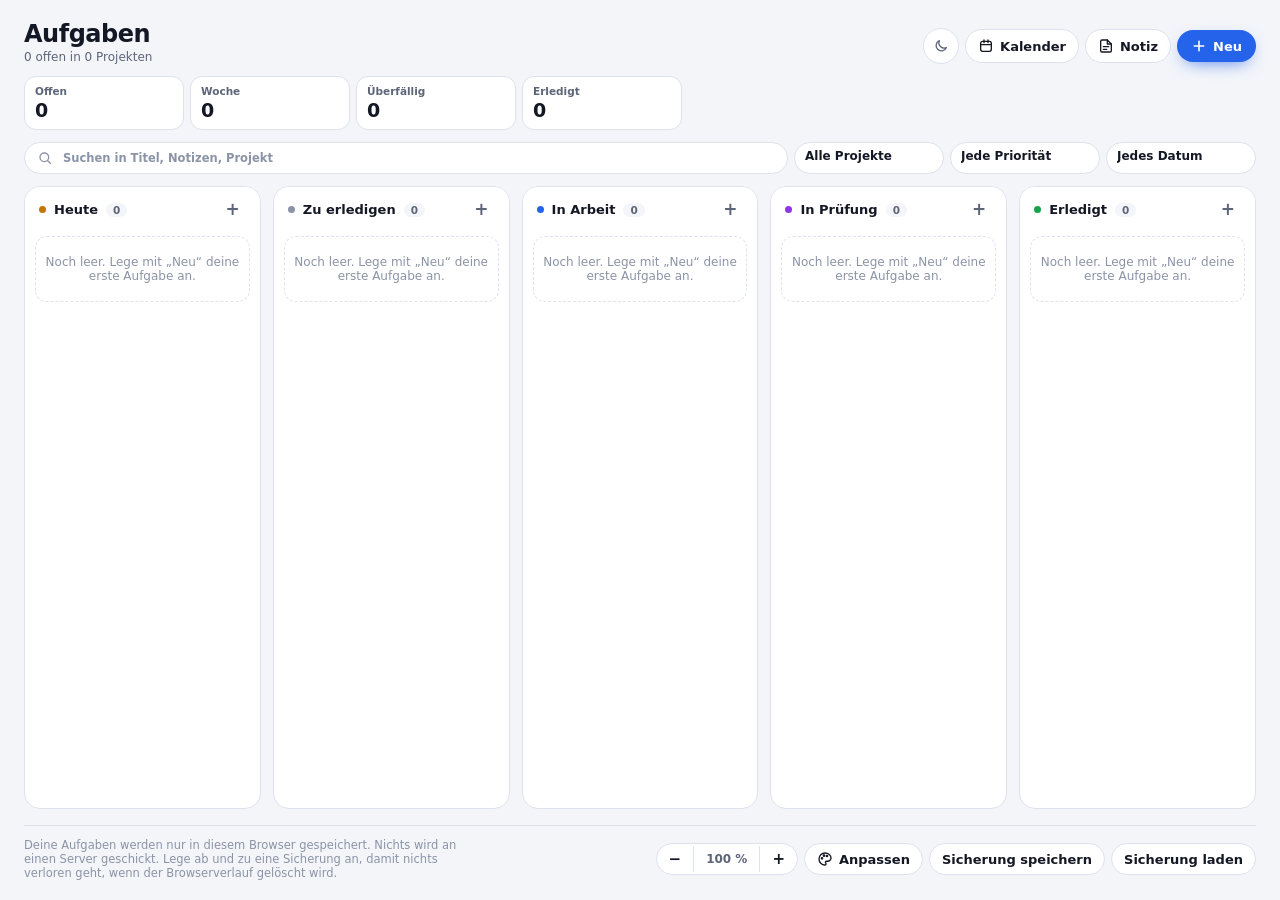
<file: docs/board/index.html>
<!doctype html>
<html lang="de">
<head>
<meta charset="utf-8">
<meta name="viewport" content="width=device-width,initial-scale=1">
<meta name="color-scheme" content="dark light">
<link rel="icon" href="[data-uri]">
<title>Aufgaben-Board</title>
<style>
/* Schmal (Handy): eine Spalte per Reiter. Ab 760px Breite alle Spalten nebeneinander. */
:root{
  --bg:#0d0f14; --panel:#14171f; --card:#1a1e28; --card-hi:#202533;
  --line:#262b38; --fg:#e9ecf3; --muted:#8a91a3; --faint:#5b6275;
  --accent:#3b82f6; --accent-ink:#fff;
  --urgent:#f0566a; --high:#f59e0b; --ok:#22c55e; --review:#a855f7;
  --font:ui-sans-serif,system-ui,-apple-system,"Segoe UI",Roboto,"Helvetica Neue",sans-serif;
  --mono:ui-monospace,SFMono-Regular,Menlo,Consolas,monospace;
  --r:12px;
  color-scheme:dark;
}
/* Hell oder dunkel folgt der Systemeinstellung */
@media (prefers-color-scheme: light){:root:not([data-theme="dark"]){
  --bg:#f3f5f9; --panel:#ffffff; --card:#ffffff; --card-hi:#f3f5fa;
  --line:#dde2ec; --fg:#141824; --muted:#5d6579; --faint:#8b93a6;
  --accent:#2563eb; --urgent:#dc2f45; --high:#c27406; --ok:#16a34a; --review:#9333ea;
  color-scheme:light}}
:root[data-theme="light"]{
  --bg:#f3f5f9; --panel:#ffffff; --card:#ffffff; --card-hi:#f3f5fa;
  --line:#dde2ec; --fg:#141824; --muted:#5d6579; --faint:#8b93a6;
  --accent:#2563eb; --urgent:#dc2f45; --high:#c27406; --ok:#16a34a; --review:#9333ea;
  color-scheme:light}

*{box-sizing:border-box}
html,body{margin:0;min-height:100%}
body{background:var(--bg);color:var(--fg);font-family:var(--font);font-size:13px;-webkit-font-smoothing:antialiased}
button,input,select{font:inherit;color:inherit}
button{cursor:pointer}
[hidden]{display:none!important}
:focus-visible{outline:2px solid var(--accent);outline-offset:2px}
svg{width:16px;height:16px;flex:none}

.app{display:flex;flex-direction:column;gap:12px;padding:14px 12px 20px}
.head{display:flex;align-items:flex-end;justify-content:space-between;gap:10px}
h1{margin:0;font-size:24px;font-weight:800;letter-spacing:-.02em}
.sub{color:var(--muted);margin-top:2px;font-size:12px}
.icon-btn{border:1px solid var(--line);background:var(--panel);color:var(--muted);width:36px;height:36px;border-radius:999px;display:grid;place-items:center}
.icon-btn:hover{color:var(--fg);background:var(--card-hi)}
.btn-primary{border:0;background:var(--accent);color:var(--accent-ink);font-weight:700;padding:8px 14px;border-radius:999px;display:flex;gap:6px;align-items:center;box-shadow:0 6px 18px -8px var(--accent)}
.btn{display:inline-flex;align-items:center;gap:6px;border:1px solid var(--line);background:var(--card);padding:7px 12px;border-radius:999px;font-weight:600;white-space:nowrap}
.btn:hover{background:var(--card-hi)}

.stats{display:grid;grid-template-columns:repeat(4,minmax(0,1fr));gap:6px}
.stat{background:var(--panel);border:1px solid var(--line);border-radius:var(--r);padding:8px 10px;min-width:0}
.stat span{display:block;color:var(--muted);font-size:10.5px;font-weight:600;white-space:nowrap;overflow:hidden;text-overflow:ellipsis}
.stat b{display:block;font-size:19px;font-weight:800;margin-top:2px;font-variant-numeric:tabular-nums}
.stat.warn b{color:var(--urgent)}

.filters{display:flex;flex-wrap:wrap;gap:6px}
.search{flex:1 1 100%;display:flex;align-items:center;gap:8px;padding:7px 12px;color:var(--faint);background:var(--panel);border:1px solid var(--line);border-radius:999px}
.search input{flex:1;min-width:0;border:0;background:none;outline:none;color:var(--fg)}
.search input::placeholder{color:var(--faint)}
.chip{flex:1 1 0;min-width:0;border:1px solid var(--line);background:var(--panel);border-radius:999px;padding:5px 10px}
.chip select{appearance:none;-webkit-appearance:none;border:0;background:none;font-weight:600;font-size:12px;width:100%;cursor:pointer;outline:none}
.chip select option{background:var(--card);color:var(--fg)}
.chip.on{border-color:var(--accent);color:var(--accent)}

.tabs{display:grid;grid-template-columns:repeat(5,minmax(0,1fr));gap:2px;background:var(--panel);border:1px solid var(--line);border-radius:999px;padding:3px}
.tabs button{border:0;background:none;border-radius:999px;padding:6px 2px;font-weight:700;font-size:11.5px;color:var(--muted);display:flex;align-items:center;justify-content:center;gap:4px;min-width:0}
.tabs button span.lbl{white-space:nowrap;overflow:hidden;text-overflow:ellipsis}
.tabs button.on{background:var(--card-hi);color:var(--fg)}
.dot{width:7px;height:7px;border-radius:50%;background:var(--c);flex:none}
.count{font-size:10.5px;color:var(--muted);background:var(--card-hi);border-radius:999px;padding:1px 7px;font-variant-numeric:tabular-nums}
.tabs .count{background:none;padding:0}

.board{display:grid;gap:12px}
.col{display:flex;flex-direction:column;gap:8px}
.col:not(.active){display:none}
.col-h{display:none;align-items:center;gap:8px;padding:2px 4px;font-weight:700}
.col-h .add{margin-left:auto;border:0;background:none;color:var(--muted);font-size:17px;line-height:1;padding:2px 6px;border-radius:6px}
.empty{color:var(--faint);font-size:12px;text-align:center;padding:18px 8px;border:1px dashed var(--line);border-radius:var(--r)}
.col-foot{display:flex;justify-content:center}
.col-foot button{border:0;background:none;color:var(--muted);font-size:12px;text-decoration:underline;text-underline-offset:3px}

.card{background:var(--card);border:1px solid var(--line);border-radius:var(--r);padding:11px;display:flex;flex-direction:column;gap:9px;cursor:pointer}
.card:hover{background:var(--card-hi)}
.card.dragging{opacity:.4}
.tags{display:flex;gap:5px;flex-wrap:wrap}
.tag{display:inline-flex;align-items:center;gap:5px;font-size:10.5px;font-weight:700;padding:3px 8px;border-radius:999px;background:color-mix(in srgb,var(--c) 16%,transparent);color:color-mix(in srgb,var(--c) 70%,var(--fg));max-width:160px;white-space:nowrap;overflow:hidden;text-overflow:ellipsis}
.tag.urgent{--c:var(--urgent)} .tag.high{--c:var(--high)}
.tag svg{width:10px;height:10px}
.title{font-weight:700;font-size:13.5px;line-height:1.35;display:flex;gap:8px}
.card.done .title{color:var(--muted)}
.notes-prev{font-size:12px;line-height:1.4;color:var(--muted);display:-webkit-box;-webkit-line-clamp:2;-webkit-box-orient:vertical;overflow:hidden;white-space:pre-line;margin-top:-3px}
.check{flex:none;width:17px;height:17px;border-radius:50%;background:var(--accent);display:grid;place-items:center;margin-top:1px}
.check svg{width:10px;height:10px;color:#fff}
.prog{display:flex;align-items:center;gap:8px;font-size:10.5px;color:var(--muted);font-family:var(--mono)}
.bar{flex:1;height:4px;border-radius:4px;background:var(--line);overflow:hidden}
.bar i{display:block;height:100%;background:var(--c);border-radius:4px}
.meta{display:flex;align-items:center;gap:10px;font-size:11.5px;color:var(--muted)}
.meta > span{display:flex;gap:4px;align-items:center}
.meta svg{width:12px;height:12px}
.meta .today{color:var(--accent);font-weight:700}
.meta .late{color:var(--urgent);font-weight:700}
.meta .right{margin-left:auto;display:flex;gap:6px;align-items:center}
.mini{border:1px solid var(--line);background:none;border-radius:999px;height:24px;min-width:24px;padding:0 6px;display:grid;place-items:center;color:var(--muted)}
.mini:hover{color:var(--fg);background:var(--card-hi)}
.mini svg{width:13px;height:13px}
.avatar{width:22px;height:22px;border-radius:50%;display:grid;place-items:center;font-size:9.5px;font-weight:800;color:#fff;background:var(--c)}

.note{font-size:11.5px;color:var(--faint);margin:0}

dialog{border:1px solid var(--line);background:var(--panel);color:var(--fg);border-radius:16px;padding:0;width:calc(100vw - 24px);max-width:460px}
dialog::backdrop{background:rgba(5,7,12,.6)}
.form{display:grid;gap:10px;padding:16px}
.form h2{margin:0 0 2px;font-size:17px}
.row2{display:grid;grid-template-columns:1fr 1fr;gap:8px}
label{display:grid;gap:4px;font-size:11.5px;font-weight:600;color:var(--muted)}
.form input,.form select,.form textarea{background:var(--card);border:1px solid var(--line);border-radius:9px;padding:8px 9px;width:100%;min-width:0}
.form textarea{font:inherit;font-weight:400;color:var(--fg);resize:vertical;min-height:96px;line-height:1.45}
dialog{max-height:calc(100vh - 24px);overflow-y:auto}
fieldset{border:0;margin:0;padding:0;display:grid;gap:8px;min-width:0}
legend{font-size:11.5px;font-weight:700;color:var(--muted);padding:0;margin-bottom:8px;text-transform:uppercase;letter-spacing:.06em}
#fontList{display:grid;gap:6px}
.font-opt{display:flex;align-items:center;gap:10px;border:1px solid var(--line);background:var(--card);border-radius:10px;padding:9px 12px;cursor:pointer;color:var(--fg);font-size:15px;font-weight:500}
.font-opt small{margin-left:auto;font-family:var(--ui-font);font-size:11px;color:var(--muted);font-weight:600}
.font-opt input{accent-color:var(--accent);margin:0;width:auto;flex:none}
.font-opt:has(input:checked){border-color:var(--accent);background:color-mix(in srgb,var(--accent) 10%,var(--card))}
.seg2{display:grid;grid-template-columns:1fr 1fr;background:var(--card);border:1px solid var(--line);border-radius:999px;padding:3px;gap:3px}
.seg2 button{border:0;background:none;border-radius:999px;padding:7px;font-weight:700;font-size:12px;color:var(--muted)}
.seg2 button.on{background:var(--card-hi);color:var(--fg);box-shadow:0 0 0 1px var(--line)}
.picker{display:flex;gap:16px;align-items:center;flex-wrap:wrap}
#wheel{width:180px;height:180px;max-width:100%;border-radius:50%;cursor:crosshair;touch-action:none;flex:none}
.picker-side{flex:1;min-width:150px;display:grid;gap:10px}
.picker-side input[type=range]{width:100%;accent-color:var(--accent);padding:0}
.swatch-row{display:flex;gap:8px;align-items:center}
.swatch{width:34px;height:34px;border-radius:9px;border:1px solid var(--line);flex:none}
#hex{font-family:var(--mono);text-transform:uppercase}
.hint{margin:0;font-size:11.5px;color:var(--muted)}
.pair{display:flex;gap:6px}
.form-actions{display:flex;gap:6px;justify-content:flex-end;margin-top:2px;flex-wrap:wrap}
.btn.danger{color:var(--urgent);margin-right:auto}
.btn.danger.armed{background:var(--urgent);color:#fff;border-color:var(--urgent)}

/* Breit (z. B. im Browser geöffnet oder Seitenleiste aufgezogen): klassisches Kanban */
@media (max-width:420px){.tabs .dot{display:none}.tabs button{font-size:11px}}
@media (min-width:760px){
  .app{padding:20px 24px}
  .stats{grid-template-columns:repeat(4,minmax(0,160px))}
  .search{flex:1 1 220px}
  .chip{flex:0 0 auto;min-width:150px}
  .tabs{display:none}
  .board{grid-auto-flow:column;grid-auto-columns:minmax(210px,1fr);align-items:start;overflow-x:auto}
  .col,.col:not(.active){display:flex;background:var(--panel);border:1px solid var(--line);border-radius:16px;padding:10px;min-height:150px}
  .col.drop{border-color:var(--accent)}
  .col-h{display:flex}
}
@media (prefers-reduced-motion:reduce){*{transition:none!important}}
.head-actions{display:flex;gap:6px;align-items:center}
#notesBtn{padding:8px 12px}
#notesBtn .count{background:var(--card-hi)}
dialog.wide{max-width:720px}
dialog.xl{max-width:1180px}
#calBtn{padding:8px 12px}
.cal-head{display:flex;align-items:center;justify-content:space-between;gap:10px;flex-wrap:wrap}
.cal-nav{display:flex;align-items:center;gap:6px}
.cal-nav h2{margin:0 0 0 6px;font-size:20px}
.cal-grid{display:grid;grid-template-columns:repeat(7,minmax(0,1fr));border-top:1px solid var(--line);border-left:1px solid var(--line);border-radius:10px;overflow:hidden}
.cal-wd{font-size:11px;font-weight:700;color:var(--muted);padding:6px 8px;border-right:1px solid var(--line);border-bottom:1px solid var(--line);background:var(--card)}
.cal-cell{min-height:104px;border-right:1px solid var(--line);border-bottom:1px solid var(--line);padding:4px;display:flex;flex-direction:column;gap:3px;min-width:0;cursor:pointer;background:var(--panel)}
.cal-cell:hover{background:var(--card-hi)}
.cal-cell.weekend{background:color-mix(in srgb,var(--card) 60%,var(--panel))}
.cal-cell.other .cal-num{color:var(--faint)}
.cal-cell.sel{box-shadow:inset 0 0 0 2px var(--accent)}
.cal-num{font-size:12px;font-weight:700;padding:2px 4px;align-self:flex-start;border-radius:999px;font-variant-numeric:tabular-nums}
.cal-cell.today .cal-num{background:var(--accent);color:var(--accent-ink);min-width:22px;text-align:center}
.cal-ev{display:block;width:100%;text-align:left;border:0;border-left:3px solid var(--c);background:color-mix(in srgb,var(--c) 16%,transparent);color:var(--fg);font-size:11.5px;font-weight:600;padding:2px 6px;border-radius:4px;white-space:nowrap;overflow:hidden;text-overflow:ellipsis}
.cal-ev:hover{background:color-mix(in srgb,var(--c) 28%,transparent)}
.cal-ev.done{text-decoration:line-through;color:var(--muted)}
.cal-ev.late{border-left-color:var(--urgent)}
.cal-more{font-size:11px;color:var(--muted);padding:0 6px;border:0;background:none;text-align:left}
.cal-dots{display:none;gap:3px;flex-wrap:wrap;padding:0 4px}
.cal-dots i{width:6px;height:6px;border-radius:50%;background:var(--c)}
.cal-day{display:none}
.cal-day h3{margin:4px 0 8px;font-size:14px}
.cal-day ul{list-style:none;margin:0;padding:0;display:grid;gap:6px}
.cal-day .cal-ev{font-size:13px;padding:8px 10px;border-radius:8px}
@media (max-width:620px){
  #calBtn span{display:none}
  .cal-mon{display:none}
  .cal-cell{min-height:52px;padding:3px}
  .cal-ev,.cal-more{display:none}
  .cal-dots{display:flex}
  .cal-day{display:block}
  .cal-day .cal-ev{display:block}
  .cal-nav h2{font-size:16px}
}
.notes-head{display:flex;align-items:center;justify-content:space-between;gap:8px}
.notes-head h2{margin:0}
.notes-layout{display:grid;grid-template-columns:200px minmax(0,1fr);gap:10px;min-height:300px}
.note-list{list-style:none;margin:0;padding:0;display:flex;flex-direction:column;gap:4px;overflow-y:auto;max-height:360px}
.note-list button{width:100%;text-align:left;border:1px solid transparent;background:none;border-radius:9px;padding:8px 10px;display:grid;gap:2px;color:var(--fg)}
.note-list button:hover{background:var(--card-hi)}
.note-list button.on{background:var(--card);border-color:var(--accent)}
.note-list b{font-size:13px;white-space:nowrap;overflow:hidden;text-overflow:ellipsis}
.note-list small{font-size:11px;color:var(--muted)}
.note-list .empty{border:1px dashed var(--line);padding:14px 10px;text-align:center}
.note-editor{display:flex;flex-direction:column;gap:6px;min-width:0}
.note-editor textarea{flex:1;min-height:280px;resize:vertical;background:var(--card);border:1px solid var(--line);border-radius:10px;padding:12px;font:inherit;font-size:14px;line-height:1.5;color:var(--fg);width:100%}
.note-status{font-size:11.5px;color:var(--muted);min-height:1em}
.note-status.dirty{color:var(--high)}
@media (max-width:620px){
  #notesBtn span:not(.count){display:none}
  .notes-layout{grid-template-columns:1fr}
  .note-list{max-height:150px}
  .note-editor textarea{min-height:200px}
}
.foot{display:flex;flex-wrap:wrap;gap:6px;align-items:center;justify-content:space-between;border-top:1px solid var(--line);padding-top:12px;margin-top:4px}
.foot .btns{display:flex;gap:6px;flex-wrap:wrap}
.zoom{display:flex;align-items:center;border:1px solid var(--line);background:var(--card);border-radius:999px;overflow:hidden}
.zoom button{border:0;background:none;padding:7px 12px;font-weight:700;font-size:15px;line-height:1;color:var(--fg)}
.zoom button:hover{background:var(--card-hi)}
.zoom button:disabled{color:var(--faint);cursor:default;background:none}
#zoomReset{font-size:12px;font-weight:600;color:var(--muted);min-width:56px;font-variant-numeric:tabular-nums;border-inline:1px solid var(--line)}
.privacy{font-size:11.5px;color:var(--faint);margin:0;max-width:60ch}
@media (min-width:760px){
  .app{max-width:1400px;margin:0 auto}
  /* Ganze Seite passt in das Fenster, gescrollt wird nur innerhalb der Spalten.
     --z gleicht den Größenregler aus, der die Seite per zoom skaliert. */
  .app{height:calc(100vh / var(--z,1));height:calc(100dvh / var(--z,1));overflow:hidden}
  .app > *{flex-shrink:0}
  .app > .board{flex:1 1 auto;min-height:0;align-items:stretch;grid-template-rows:minmax(0,1fr)}
  .col,.col:not(.active){min-height:0;overflow-y:auto;overscroll-behavior:contain;scrollbar-width:thin;scrollbar-color:var(--line) transparent}
  .col > *{flex-shrink:0}
  .col-h{position:sticky;top:-10px;z-index:1;background:var(--panel);margin:-10px -10px 0;padding:12px 14px 8px}
  .note:empty{display:none}
}
</style>
</head>
<body>
<div class="app">
  <header class="head">
    <div>
      <h1>Aufgaben</h1>
      <div class="sub" id="subline">Lade Aufgaben …</div>
    </div>
    <div class="head-actions">
      <button class="icon-btn" id="themeBtn" aria-label="Hell oder dunkel umschalten"></button>
      <button class="btn" id="calBtn" aria-label="Kalender öffnen"><svg viewBox="0 0 24 24" fill="none" stroke="currentColor" stroke-width="2" stroke-linecap="round"><rect x="4" y="5" width="16" height="15" rx="3"/><path d="M4 10h16M9 3v4M15 3v4"/></svg><span>Kalender</span></button>
      <button class="btn" id="notesBtn" aria-label="Notizen öffnen"><svg viewBox="0 0 24 24" fill="none" stroke="currentColor" stroke-width="2" stroke-linecap="round" stroke-linejoin="round"><path d="M14 3H6a2 2 0 0 0-2 2v14a2 2 0 0 0 2 2h12a2 2 0 0 0 2-2V9z"/><path d="M14 3v6h6M8 13h8M8 17h5"/></svg><span>Notiz</span><span class="count" id="notesCount" hidden></span></button>
    <button class="btn-primary" id="newTask" aria-label="Neue Aufgabe"><svg viewBox="0 0 24 24" fill="none" stroke="currentColor" stroke-width="2.4" stroke-linecap="round"><path d="M12 5v14M5 12h14"/></svg><span>Neu</span></button>
    </div>
  </header>

  <section class="stats" aria-label="Kennzahlen">
    <div class="stat"><span>Offen</span><b id="sOpen">0</b></div>
    <div class="stat"><span title="Fällig diese Woche">Woche</span><b id="sWeek">0</b></div>
    <div class="stat" id="sLateBox"><span>Überfällig</span><b id="sLate">0</b></div>
    <div class="stat"><span title="Erledigt in den letzten 7 Tagen">Erledigt</span><b id="sDone">0</b></div>
  </section>

  <section class="filters" aria-label="Filter">
    <label class="search" for="fText"><svg viewBox="0 0 24 24" fill="none" stroke="currentColor" stroke-width="2" stroke-linecap="round"><circle cx="11" cy="11" r="6.5"/><path d="M20 20l-4-4"/></svg><input id="fText" type="search" placeholder="Suchen in Titel, Notizen, Projekt"></label>
    <div class="chip"><select id="fProject" aria-label="Projekt"><option value="">Alle Projekte</option></select></div>
    <div class="chip"><select id="fPrio" aria-label="Priorität"><option value="">Jede Priorität</option><option value="urgent">Dringend</option><option value="high">Hoch</option><option value="normal">Normal</option></select></div>
    <div class="chip"><select id="fDue" aria-label="Fälligkeit"><option value="">Jedes Datum</option><option value="today">Heute</option><option value="week">Diese Woche</option><option value="late">Überfällig</option></select></div>
  </section>

  <nav class="tabs" id="tabs" aria-label="Spalten"></nav>
  <section id="board" class="board" aria-label="Board"></section>
  <p class="note" id="note"></p>
  <footer class="foot">
    <p class="privacy">Deine Aufgaben werden nur in diesem Browser gespeichert. Nichts wird an einen Server geschickt. Lege ab und zu eine Sicherung an, damit nichts verloren geht, wenn der Browserverlauf gelöscht wird.</p>
    <div class="btns">
      <div class="zoom" role="group" aria-label="Größe">
        <button id="zoomOut" aria-label="Kleiner">−</button>
        <button id="zoomReset" title="Auf 100 % zurücksetzen">100 %</button>
        <button id="zoomIn" aria-label="Größer">+</button>
      </div>
      <button class="btn" id="customBtn"><svg viewBox="0 0 24 24" fill="none" stroke="currentColor" stroke-width="2" stroke-linecap="round" stroke-linejoin="round"><path d="M12 3a9 9 0 1 0 0 18c1.1 0 1.6-.8 1.6-1.6 0-.5-.2-.8-.5-1.2-.3-.3-.5-.7-.5-1.2 0-.9.7-1.6 1.6-1.6H16a5 5 0 0 0 5-5c0-4-4-7.4-9-7.4z"/><circle cx="7.5" cy="11" r="1"/><circle cx="10.5" cy="7" r="1"/><circle cx="15" cy="7.5" r="1"/></svg>Anpassen</button>
      <button class="btn" id="exportBtn">Sicherung speichern</button>
      <button class="btn" id="importBtn">Sicherung laden</button>
      <input type="file" id="importFile" accept="application/json,.json" hidden>
    </div>
  </footer>
</div>

<dialog id="calDlg" class="xl" aria-labelledby="calTitle">
  <div class="form">
    <div class="cal-head">
      <div class="cal-nav">
        <button type="button" class="btn" id="calToday">Heute</button>
        <button type="button" class="icon-btn" id="calPrev" aria-label="Vorheriger Monat"><svg viewBox="0 0 24 24" fill="none" stroke="currentColor" stroke-width="2.4" stroke-linecap="round" stroke-linejoin="round"><path d="M15 6l-6 6 6 6"/></svg></button>
        <button type="button" class="icon-btn" id="calNext" aria-label="Nächster Monat"><svg viewBox="0 0 24 24" fill="none" stroke="currentColor" stroke-width="2.4" stroke-linecap="round" stroke-linejoin="round"><path d="M9 6l6 6-6 6"/></svg></button>
        <h2 id="calTitle">Monat</h2>
      </div>
      <button type="button" class="btn" id="calClose">Schließen</button>
    </div>
    <div class="cal-wrap">
      <div class="cal-grid" id="calGrid"></div>
    </div>
    <div class="cal-day" id="calDay"></div>
    <p class="hint" id="calHint"></p>
  </div>
</dialog>

<dialog id="notesDlg" class="wide" aria-labelledby="notesTitle">
  <div class="form">
    <div class="notes-head">
      <h2 id="notesTitle">Notizen</h2>
      <button type="button" class="btn" id="noteNew"><svg viewBox="0 0 24 24" fill="none" stroke="currentColor" stroke-width="2.4" stroke-linecap="round"><path d="M12 5v14M5 12h14"/></svg>Neue Notiz</button>
    </div>
    <div class="notes-layout">
      <ul class="note-list" id="noteList" aria-label="Gespeicherte Notizen"></ul>
      <div class="note-editor">
        <textarea id="noteText" maxlength="10000" placeholder="Notiz schreiben … Die erste Zeile wird zur Überschrift." aria-label="Notiztext"></textarea>
        <div class="note-status" id="noteStatus"></div>
      </div>
    </div>
    <div class="form-actions">
      <button type="button" class="btn danger" id="noteDelete" hidden>Löschen</button>
      <button type="button" class="btn" id="noteToTask" title="Aus dieser Notiz eine Aufgabe machen"><svg viewBox="0 0 24 24" fill="none" stroke="currentColor" stroke-width="2" stroke-linecap="round" stroke-linejoin="round"><rect x="4" y="4" width="16" height="16" rx="4"/><path d="M8.5 12l2.5 2.5 4.5-5"/></svg>In Aufgabe umwandeln</button>
      <button type="button" class="btn" id="noteClose">Schließen</button>
      <button type="button" class="btn-primary" id="noteSave">Speichern</button>
    </div>
  </div>
</dialog>

<dialog id="custom" aria-labelledby="customTitle">
  <div class="form">
    <h2 id="customTitle">Anpassen</h2>
    <fieldset class="fonts">
      <legend>Schriftart</legend>
      <div id="fontList"></div>
    </fieldset>
    <fieldset>
      <legend>Farben</legend>
      <div class="seg2" role="tablist">
        <button type="button" data-target="fg" class="on">Schriftfarbe</button>
        <button type="button" data-target="line">Rand der Boxen</button>
      </div>
      <div class="picker">
        <canvas id="wheel" width="400" height="400" aria-label="Farbkreis: klicken oder ziehen, um eine Farbe zu wählen"></canvas>
        <div class="picker-side">
          <label>Helligkeit<input type="range" id="bright" min="0" max="100" value="100"></label>
          <div class="swatch-row"><span class="swatch" id="swatch"></span><input id="hex" maxlength="7" spellcheck="false" aria-label="Farbcode"></div>
          <button type="button" class="btn" id="colorReset">Standardfarbe</button>
        </div>
      </div>
      <p class="hint">Die Farben gelten für das <b id="themeName">dunkle</b> Design. Für das andere Design kannst du eigene Farben wählen.</p>
    </fieldset>
    <div class="form-actions">
      <button type="button" class="btn danger" id="customResetAll">Alles zurücksetzen</button>
      <button type="button" class="btn-primary" id="customDone">Fertig</button>
    </div>
  </div>
</dialog>

<dialog id="dlg">
  <form class="form" id="form" method="dialog">
    <h2 id="dlgTitle">Neue Aufgabe</h2>
    <label>Titel<input id="tTitle" required maxlength="140" placeholder="z. B. Angebot an Kunde schicken"></label>
    <label>Notizen<textarea id="tNotes" rows="5" maxlength="5000" placeholder="Details, Links, nächste Schritte …"></textarea></label>
    <div class="row2">
      <label>Projekt<input id="tProject" list="projList" maxlength="40" placeholder="z. B. Büro"></label>
      <label>Person (Kürzel)<input id="tWho" maxlength="3" placeholder="JA"></label>
    </div>
    <datalist id="projList"></datalist>
    <div class="row2">
      <label>Status<select id="tStatus"></select></label>
      <label>Priorität<select id="tPrio"><option value="normal">Normal</option><option value="high">Hoch</option><option value="urgent">Dringend</option></select></label>
    </div>
    <div class="row2">
      <label>Fällig am<input id="tDue" type="date"></label>
      <label>Teilschritte (erledigt / gesamt)
        <span class="pair"><input id="tSubDone" type="number" min="0" max="99" placeholder="0" aria-label="Erledigte Teilschritte"><input id="tSubTotal" type="number" min="0" max="99" placeholder="0" aria-label="Teilschritte gesamt"></span>
      </label>
    </div>
    <div class="form-actions">
      <button type="button" class="btn danger" id="tDelete" hidden>Löschen</button>
      <button type="button" class="btn" id="tCopy" hidden title="Aufgabe als neue Karte kopieren"><svg viewBox="0 0 24 24" fill="none" stroke="currentColor" stroke-width="2" stroke-linejoin="round"><rect x="8" y="8" width="12" height="12" rx="2.5"/><path d="M16 8V6a2 2 0 0 0-2-2H6a2 2 0 0 0-2 2v8a2 2 0 0 0 2 2h2"/></svg>Kopieren</button>
      <button type="button" class="btn" id="tCancel">Abbrechen</button>
      <button type="submit" class="btn-primary" id="tSave">Speichern</button>
    </div>
  </form>
</dialog>

<script>
"use strict";

const COLS = [
  { id: "today", name: "Heute", short: "Heute", c: "var(--high)", next: "progress" },
  { id: "todo", name: "Zu erledigen", short: "Offen", c: "var(--faint)" },
  { id: "progress", name: "In Arbeit", short: "Arbeit", c: "var(--accent)" },
  { id: "review", name: "In Prüfung", short: "Prüfen", c: "var(--review)" },
  { id: "done", name: "Erledigt", short: "Fertig", c: "var(--ok)" },
];
const PRIO = { urgent: "Dringend", high: "Hoch", normal: "Normal" };
const PRIO_RANK = { urgent: 0, high: 1, normal: 2 };
const PALETTE = ["#22c55e", "#a855f7", "#ec4899", "#3b82f6", "#f97316", "#14b8a6", "#eab308", "#6366f1"];
const ICON = {
  cal: '<svg viewBox="0 0 24 24" fill="none" stroke="currentColor" stroke-width="2" stroke-linecap="round"><rect x="4" y="5" width="16" height="15" rx="3"/><path d="M4 10h16M9 3v4M15 3v4"/></svg>',
  flag: '<svg viewBox="0 0 24 24" fill="none" stroke="currentColor" stroke-width="2.4" stroke-linecap="round"><path d="M5 21V4M5 4h11l-2 4 2 4H5"/></svg>',
  tick: '<svg viewBox="0 0 24 24" fill="none" stroke="currentColor" stroke-width="3.5" stroke-linecap="round" stroke-linejoin="round"><path d="M5 12.5l4.5 4.5L19 7.5"/></svg>',
  next: '<svg viewBox="0 0 24 24" fill="none" stroke="currentColor" stroke-width="2.4" stroke-linecap="round" stroke-linejoin="round"><path d="M5 12h13M13 6l6 6-6 6"/></svg>',
};
const LS = "aufgaben-board-v1";

const $ = (id) => document.getElementById(id);
const esc = (s) => String(s ?? "").replace(/[&<>"']/g, (c) => ({ "&": "&amp;", "<": "&lt;", ">": "&gt;", '"': "&quot;", "'": "&#39;" }[c]));
const hue = (s) => { let h = 0; for (const ch of String(s)) h = (h * 31 + ch.charCodeAt(0)) >>> 0; return PALETTE[h % PALETTE.length]; };

let tasks = [];
let editing = null;
let draft = null;
let activeCol = "today";

// „Heute“ steht vorne, der Pfeil führt von dort direkt nach „In Arbeit“
function nextCol(status) {
  const i = COLS.findIndex((c) => c.id === status);
  const c = COLS[i];
  return c && c.next ? COLS.find((x) => x.id === c.next) : COLS[i + 1];
}

/* ---------- Speicher: nur localStorage in diesem Browser ---------- */

function compact(t) {
  const o = {};
  for (const [k, v] of Object.entries(t)) if (v !== "" && v !== 0 && v != null) o[k] = v;
  return o;
}
function loadTasks() {
  try { const v = JSON.parse(localStorage.getItem(LS) || "[]"); return Array.isArray(v) ? v : []; } catch (e) { return []; }
}
function persist() {
  try { localStorage.setItem(LS, JSON.stringify(tasks.map(compact))); }
  catch (e) { flash("Speichern im Browser nicht möglich. Ist der private Modus aktiv?"); }
}
function upsert(t) {
  const i = tasks.findIndex((x) => x.id === t.id);
  if (i >= 0) tasks[i] = t; else tasks.push(t);
  persist(); render();
}
function remove(id) { tasks = tasks.filter((t) => t.id !== id); persist(); render(); }
function flash(m) { $("note").textContent = m; }
function newId() { return Date.now().toString(36) + Math.random().toString(36).slice(2, 5); }

/* ---------- Datum ---------- */

function dayDiff(iso) {
  if (!iso) return null;
  const d = new Date(iso + "T00:00:00"); const t = new Date(); t.setHours(0, 0, 0, 0);
  return Math.round((d - t) / 864e5);
}
function dueLabel(iso) {
  const n = dayDiff(iso); if (n === null) return "";
  if (n === 0) return "Heute"; if (n === 1) return "Morgen"; if (n === -1) return "Gestern";
  const d = new Date(iso + "T00:00:00");
  if (n > 1 && n < 7) return d.toLocaleDateString("de-DE", { weekday: "short" }).replace(".", "");
  return d.toLocaleDateString("de-DE", { day: "numeric", month: "short" });
}
function daysLeftInWeek() { const dow = (new Date().getDay() + 6) % 7; return 6 - dow; }

/* ---------- Darstellung ---------- */

function filtered() {
  const p = $("fProject").value, pr = $("fPrio").value, du = $("fDue").value, q = $("fText").value.trim().toLowerCase();
  const we = daysLeftInWeek();
  return tasks.filter((t) => {
    if (p && (t.project || "Allgemein") !== p) return false;
    if (pr && (t.priority || "normal") !== pr) return false;
    const n = dayDiff(t.due);
    if (du === "today" && n !== 0) return false;
    if (du === "week" && (n === null || n < 0 || n > we)) return false;
    if (du === "late" && !(n !== null && n < 0 && t.status !== "done")) return false;
    if (q && !`${t.title} ${t.project || ""} ${t.who || ""} ${t.notes || ""}`.toLowerCase().includes(q)) return false;
    return true;
  }).sort((a, b) => (PRIO_RANK[a.priority] ?? 2) - (PRIO_RANK[b.priority] ?? 2) || (a.due || "9").localeCompare(b.due || "9"));
}

function cardHTML(t) {
  const status = t.status || "todo", done = status === "done";
  const project = t.project || "Allgemein", pc = hue(project);
  const n = dayDiff(t.due);
  const dueCls = done ? "" : n === 0 ? "today" : n !== null && n < 0 ? "late" : "";
  const prio = t.priority && t.priority !== "normal" ? `<span class="tag ${t.priority}">${t.priority === "urgent" ? ICON.flag : ""}${PRIO[t.priority]}</span>` : "";
  const tot = +t.subTotal || 0, sd = Math.min(+t.subDone || 0, tot);
  const prog = tot ? `<div class="prog" style="--c:${pc}"><div class="bar"><i style="width:${(sd / tot) * 100}%"></i></div>${sd}/${tot}</div>` : "";
  const next = nextCol(status);
  return `<div class="card${done ? " done" : ""}" draggable="true" tabindex="0" role="button" data-id="${esc(t.id)}">
    <div class="tags"><span class="tag" style="--c:${pc}"><span class="dot"></span>${esc(project)}</span>${prio}</div>
    <div class="title">${done ? `<span class="check">${ICON.tick}</span>` : ""}<span>${esc(t.title)}</span></div>
    ${t.notes ? `<div class="notes-prev">${esc(t.notes)}</div>` : ""}
    ${prog}
    <div class="meta">
      ${t.due ? `<span class="${dueCls}">${ICON.cal} ${dueLabel(t.due)}</span>` : ""}
      <span class="right">
        ${next ? `<button class="mini" data-next="${esc(t.id)}" title="Nach „${next.name}“ schieben" aria-label="Nach ${next.name} schieben">${ICON.next}</button>` : ""}
        ${t.who ? `<span class="avatar" style="--c:${hue(t.who)}" title="${esc(t.who)}">${esc(t.who.toUpperCase())}</span>` : ""}
      </span>
    </div>
  </div>`;
}

function render() {
  const list = filtered();
  const open = tasks.filter((t) => t.status !== "done");
  const we = daysLeftInWeek();
  $("sOpen").textContent = open.length;
  $("sWeek").textContent = open.filter((t) => { const n = dayDiff(t.due); return n !== null && n >= 0 && n <= we; }).length;
  const late = open.filter((t) => { const n = dayDiff(t.due); return n !== null && n < 0; }).length;
  $("sLate").textContent = late; $("sLateBox").classList.toggle("warn", late > 0);
  $("sDone").textContent = tasks.filter((t) => t.status === "done" && t.doneAt && Date.now() - t.doneAt < 7 * 864e5).length;

  const projects = [...new Set(tasks.map((t) => t.project || "Allgemein"))].sort((a, b) => a.localeCompare(b, "de"));
  $("subline").textContent = `${open.length} offen in ${projects.length} ${projects.length === 1 ? "Projekt" : "Projekten"}`;
  const cur = $("fProject").value;
  $("fProject").innerHTML = '<option value="">Alle Projekte</option>' + projects.map((p) => `<option${p === cur ? " selected" : ""}>${esc(p)}</option>`).join("");
  $("projList").innerHTML = projects.map((p) => `<option value="${esc(p)}">`).join("");
  ["fProject", "fPrio", "fDue"].forEach((id) => $(id).parentElement.classList.toggle("on", !!$(id).value));

  const byCol = Object.fromEntries(COLS.map((c) => [c.id, list.filter((t) => (t.status || "todo") === c.id)]));
  $("tabs").innerHTML = COLS.map((c) => `<button data-tab="${c.id}" class="${c.id === activeCol ? "on" : ""}" aria-pressed="${c.id === activeCol}"><span class="dot" style="--c:${c.c}"></span><span class="lbl">${c.short}</span><span class="count">${byCol[c.id].length}</span></button>`).join("");
  $("board").innerHTML = COLS.map((c) => {
    const items = byCol[c.id];
    const oldDone = c.id === "done" && tasks.some((t) => t.status === "done" && Date.now() - (t.doneAt || 0) > 14 * 864e5);
    return `<div class="col${c.id === activeCol ? " active" : ""}" data-col="${c.id}">
      <div class="col-h"><span class="dot" style="--c:${c.c}"></span>${c.name}<span class="count">${items.length}</span><button class="add" data-add="${c.id}" aria-label="Aufgabe in ${c.name} anlegen">+</button></div>
      ${items.map(cardHTML).join("") || `<div class="empty">${tasks.length ? "Keine Aufgaben hier" : "Noch leer. Lege mit „Neu“ deine erste Aufgabe an."}</div>`}
      ${oldDone ? `<div class="col-foot"><button data-cleanup>Erledigte älter als 14 Tage entfernen</button></div>` : ""}
    </div>`;
  }).join("");
}

/* ---------- Dialog ---------- */

$("tStatus").innerHTML = COLS.map((c) => `<option value="${c.id}">${c.name}</option>`).join("");

function openDlg(t, preset) {
  editing = t || null;
  draft = preset || {};
  const v = t || draft;
  $("dlgTitle").textContent = t ? "Aufgabe bearbeiten" : "Neue Aufgabe";
  $("tTitle").value = v.title || "";
  $("tProject").value = v.project || $("fProject").value || "";
  $("tWho").value = v.who || "";
  $("tNotes").value = v.notes || "";
  $("tStatus").value = v.status || activeCol || "todo";
  $("tPrio").value = v.priority || "normal";
  $("tDue").value = v.due || "";
  $("tSubDone").value = v.subDone || "";
  $("tSubTotal").value = v.subTotal || "";
  $("tCopy").hidden = !t;
  $("tDelete").hidden = !t; $("tDelete").classList.remove("armed"); $("tDelete").textContent = "Löschen";
  $("dlg").showModal(); $("tTitle").focus();
}
$("form").addEventListener("submit", (e) => {
  e.preventDefault();
  const title = $("tTitle").value.trim(); if (!title) return;
  const status = $("tStatus").value, prev = editing;
  upsert({
    id: prev?.id || newId(),
    title,
    project: $("tProject").value.trim() || "Allgemein",
    who: $("tWho").value.trim(),
    notes: $("tNotes").value.trim(),
    status,
    priority: $("tPrio").value,
    due: $("tDue").value || "",
    subDone: +$("tSubDone").value || 0,
    subTotal: +$("tSubTotal").value || 0,
    doneAt: status === "done" ? prev?.doneAt || Date.now() : 0,
  });
  activeCol = status; saveUi();
  finishNoteConversion();
  $("dlg").close(); render();
});
$("tCancel").onclick = () => $("dlg").close();
// Kopie aus dem aktuellen Formularinhalt, das Original bleibt unverändert
$("tCopy").onclick = () => {
  const status = $("tStatus").value;
  const copy = {
    id: newId(),
    title: ($("tTitle").value.trim() || editing.title) + " (Kopie)",
    notes: $("tNotes").value.trim(),
    project: $("tProject").value.trim() || "Allgemein",
    who: $("tWho").value.trim(),
    status,
    priority: $("tPrio").value,
    due: $("tDue").value || "",
    subDone: +$("tSubDone").value || 0,
    subTotal: +$("tSubTotal").value || 0,
    doneAt: status === "done" ? Date.now() : 0,
  };
  $("dlg").close();
  upsert(copy);
  activeCol = status; saveUi(); render();
  flash("Kopie angelegt. Du kannst sie jetzt anpassen.");
  openDlg(copy);
};
$("tDelete").onclick = () => {
  const b = $("tDelete");
  if (!b.classList.contains("armed")) { b.classList.add("armed"); b.textContent = "Wirklich löschen?"; return; }
  $("dlg").close(); remove(editing.id);
};
$("newTask").onclick = () => openDlg(null);
/* ---------- Board-Interaktion ---------- */

function moveTo(t, s) {
  if (!t || t.status === s) return;
  const u = { ...t, status: s, doneAt: s === "done" ? Date.now() : 0 };
  if (s === "done" && u.subTotal) u.subDone = u.subTotal;
  upsert(u);
}
$("tabs").addEventListener("click", (e) => {
  const b = e.target.closest("[data-tab]"); if (!b) return;
  activeCol = b.dataset.tab; saveUi(); render();
});
$("board").addEventListener("click", (e) => {
  const byId = (id) => tasks.find((t) => t.id === id);
  const nx = e.target.closest("[data-next]");
  if (nx) { const t = byId(nx.dataset.next); return moveTo(t, nextCol(t.status || "todo").id); }
  if (e.target.closest("[data-cleanup]")) {
    tasks = tasks.filter((t) => !(t.status === "done" && Date.now() - (t.doneAt || 0) > 14 * 864e5));
    persist(); flash("Alte erledigte Aufgaben entfernt."); return render();
  }
  const add = e.target.closest("[data-add]"); if (add) return openDlg(null, { status: add.dataset.add });
  const c = e.target.closest(".card"); if (c) openDlg(byId(c.dataset.id));
});
$("board").addEventListener("keydown", (e) => {
  if ((e.key === "Enter" || e.key === " ") && e.target.classList.contains("card")) { e.preventDefault(); openDlg(tasks.find((t) => t.id === e.target.dataset.id)); }
});

let dragId = null;
$("board").addEventListener("dragstart", (e) => { const c = e.target.closest(".card"); if (!c) return; dragId = c.dataset.id; c.classList.add("dragging"); e.dataTransfer.effectAllowed = "move"; e.dataTransfer.setData("text/plain", dragId); });
$("board").addEventListener("dragend", () => { dragId = null; document.querySelectorAll(".col.drop,.dragging").forEach((x) => x.classList.remove("drop", "dragging")); });
$("board").addEventListener("dragover", (e) => { const col = e.target.closest(".col"); if (!col || !dragId) return; e.preventDefault(); document.querySelectorAll(".col.drop").forEach((x) => x !== col && x.classList.remove("drop")); col.classList.add("drop"); });
$("board").addEventListener("drop", (e) => { const col = e.target.closest(".col"); if (!col || !dragId) return; e.preventDefault(); moveTo(tasks.find((x) => x.id === dragId), col.dataset.col); });

["fProject", "fPrio", "fDue"].forEach((id) => $(id).addEventListener("change", render));
$("fText").addEventListener("input", render);

function saveUi() { try { localStorage.setItem(LS + "-tab", activeCol); } catch (e) {} }
try { activeCol = localStorage.getItem(LS + "-tab") || activeCol; } catch (e) {}

/* ---------- Kalender (Monatsansicht) ---------- */

const WEEKDAYS = ["Mo", "Di", "Mi", "Do", "Fr", "Sa", "So"];
const isoOf = (d) => `${d.getFullYear()}-${String(d.getMonth() + 1).padStart(2, "0")}-${String(d.getDate()).padStart(2, "0")}`;
let calMonth = new Date(); calMonth.setDate(1);
let calSel = isoOf(new Date());
let fromCalendar = false;

function calEvent(t, todayIso) {
  const done = t.status === "done", late = !done && t.due < todayIso;
  return `<button type="button" class="cal-ev${done ? " done" : ""}${late ? " late" : ""}" style="--c:${hue(t.project || "Allgemein")}" data-task="${esc(t.id)}" title="${esc(t.title)} · ${esc(t.project || "Allgemein")}">${esc(t.title)}</button>`;
}
function renderCalendar() {
  const todayIso = isoOf(new Date());
  const y = calMonth.getFullYear(), m = calMonth.getMonth();
  $("calTitle").textContent = calMonth.toLocaleDateString("de-DE", { month: "long", year: "numeric" });
  const byDay = {};
  for (const t of tasks) if (t.due) (byDay[t.due] ||= []).push(t);
  for (const k in byDay) byDay[k].sort((a, b) => (a.status === "done") - (b.status === "done") || (PRIO_RANK[a.priority] ?? 2) - (PRIO_RANK[b.priority] ?? 2));
  // Raster beginnt am Montag vor dem Monatsersten, immer 6 Wochen
  const start = new Date(y, m, 1); start.setDate(1 - ((start.getDay() + 6) % 7));
  let html = WEEKDAYS.map((d) => `<div class="cal-wd">${d}</div>`).join("");
  for (let i = 0; i < 42; i++) {
    const d = new Date(start); d.setDate(start.getDate() + i);
    const iso = isoOf(d), list = byDay[iso] || [], dow = (d.getDay() + 6) % 7;
    const cls = ["cal-cell", d.getMonth() !== m && "other", dow > 4 && "weekend", iso === todayIso && "today", iso === calSel && "sel"].filter(Boolean).join(" ");
    html += `<div class="${cls}" data-day="${iso}" role="button" tabindex="0" aria-label="${d.toLocaleDateString("de-DE", { weekday: "long", day: "numeric", month: "long" })}, ${list.length} Aufgaben">
      <span class="cal-num">${d.getDate()}${d.getDate() === 1 ? `<span class="cal-mon">. ${d.toLocaleDateString("de-DE", { month: "short" })}</span>` : ""}</span>
      ${list.slice(0, 3).map((t) => calEvent(t, todayIso)).join("")}
      ${list.length > 3 ? `<button type="button" class="cal-more" data-more="${iso}">+${list.length - 3} weitere</button>` : ""}
      ${list.length ? `<span class="cal-dots">${list.slice(0, 6).map((t) => `<i style="--c:${t.status === "done" ? "var(--faint)" : hue(t.project || "Allgemein")}"></i>`).join("")}</span>` : ""}
    </div>`;
  }
  $("calGrid").innerHTML = html;
  const sel = byDay[calSel] || [];
  const selDate = new Date(calSel + "T00:00:00");
  $("calDay").innerHTML = `<h3>${selDate.toLocaleDateString("de-DE", { weekday: "long", day: "numeric", month: "long" })}</h3>
    <ul>${sel.map((t) => `<li>${calEvent(t, todayIso)}</li>`).join("") || '<li class="note">Keine Aufgaben. Tippe den Tag nochmal an, um eine anzulegen.</li>'}</ul>`;
  const undated = tasks.filter((t) => !t.due && t.status !== "done").length;
  $("calHint").textContent = (undated ? `${undated} offene ${undated === 1 ? "Aufgabe hat" : "Aufgaben haben"} kein Fälligkeitsdatum und ${undated === 1 ? "erscheint" : "erscheinen"} hier nicht. ` : "") + "Klick auf eine Aufgabe öffnet sie, Klick auf einen leeren Tag legt dort eine neue an.";
}
function calOpenTask(id) { fromCalendar = true; $("calDlg").close(); openDlg(tasks.find((t) => t.id === id)); }
function calNewTask(iso) {
  fromCalendar = true; $("calDlg").close();
  openDlg(null, { due: iso, status: iso === isoOf(new Date()) ? "today" : "todo" });
}
$("calBtn").onclick = () => { renderCalendar(); $("calDlg").showModal(); };
$("calClose").onclick = () => $("calDlg").close();
$("calPrev").onclick = () => { calMonth.setMonth(calMonth.getMonth() - 1); renderCalendar(); };
$("calNext").onclick = () => { calMonth.setMonth(calMonth.getMonth() + 1); renderCalendar(); };
$("calToday").onclick = () => { calMonth = new Date(); calMonth.setDate(1); calSel = isoOf(new Date()); renderCalendar(); };
const narrow = window.matchMedia("(max-width:620px)");
function calClick(e) {
  const ev = e.target.closest("[data-task]"); if (ev) return calOpenTask(ev.dataset.task);
  const more = e.target.closest("[data-more]"); if (more) { calSel = more.dataset.more; renderCalendar(); return $("calDay").scrollIntoView({ block: "nearest" }); }
  const cell = e.target.closest("[data-day]"); if (!cell) return;
  const iso = cell.dataset.day;
  // Am Handy: erster Tipp zeigt die Aufgaben des Tages darunter, zweiter legt eine neue an. Am Computer legt ein Klick direkt an.
  if (narrow.matches && calSel !== iso) { calSel = iso; return renderCalendar(); }
  calNewTask(iso);
}
$("calGrid").addEventListener("click", calClick);
$("calDay").addEventListener("click", calClick);
$("calGrid").addEventListener("keydown", (e) => { if ((e.key === "Enter" || e.key === " ") && e.target.dataset.day) { e.preventDefault(); calSel = e.target.dataset.day; calNewTask(calSel); } });
// Nach dem Bearbeiten aus dem Kalender heraus wieder zum Kalender zurück
$("dlg").addEventListener("close", () => { if (!fromCalendar) return; fromCalendar = false; renderCalendar(); $("calDlg").showModal(); });

/* ---------- Notizen (getrennt von den Aufgaben gespeichert) ---------- */

const NOTES_KEY = LS + "-notes";
let notes = [];
try { const n = JSON.parse(localStorage.getItem(NOTES_KEY) || "[]"); if (Array.isArray(n)) notes = n; } catch (e) {}
let noteId = null;      // offene Notiz, null = neue, noch nicht gespeichert
let noteSaved = "";     // Text beim letzten Speichern, um Änderungen zu erkennen
let confirmLeave = null;

function saveNotes() {
  try { localStorage.setItem(NOTES_KEY, JSON.stringify(notes)); } catch (e) { flash("Notiz konnte nicht gespeichert werden."); }
}
function showNotesCount() { $("notesCount").hidden = !notes.length; $("notesCount").textContent = notes.length; }
const noteHeading = (text) => (text.trim().split("\n")[0] || "Ohne Überschrift").slice(0, 80);
const noteDate = (ts) => new Date(ts).toLocaleString("de-DE", { day: "numeric", month: "short", hour: "2-digit", minute: "2-digit" });
const noteDirty = () => $("noteText").value !== noteSaved;

function renderNoteList() {
  const sorted = [...notes].sort((a, b) => b.updatedAt - a.updatedAt);
  $("noteList").innerHTML = sorted.map((n) => `<li><button type="button" data-note="${esc(n.id)}" class="${n.id === noteId ? "on" : ""}"><b>${esc(noteHeading(n.text))}</b><small>${noteDate(n.updatedAt)}</small></button></li>`).join("")
    || '<li class="empty note-status">Noch keine Notizen gespeichert.</li>';
}
function showNoteState(msg) {
  const st = $("noteStatus");
  if (msg) { st.textContent = msg; st.classList.remove("dirty"); return; }
  st.classList.toggle("dirty", noteDirty());
  st.textContent = noteDirty() ? "Nicht gespeicherte Änderungen" : noteId ? "Gespeichert" : "";
  $("noteDelete").hidden = !noteId;
}
function loadNote(id) {
  const n = notes.find((x) => x.id === id);
  noteId = n ? n.id : null; noteSaved = n ? n.text : "";
  $("noteText").value = noteSaved;
  confirmLeave = null; renderNoteList(); showNoteState();
  $("noteDelete").classList.remove("armed"); $("noteDelete").textContent = "Löschen";
  $("noteText").focus();
}
// Vor dem Wechseln mit ungespeicherten Änderungen einmal nachfragen (zweiter Klick bestätigt)
function guard(key, action) {
  if (!noteDirty() || confirmLeave === key) { confirmLeave = null; return action(); }
  confirmLeave = key;
  const st = $("noteStatus"); st.classList.add("dirty");
  st.textContent = "Nicht gespeichert. Nochmal klicken, um die Änderungen zu verwerfen, oder erst speichern.";
}
function saveNote() {
  const text = $("noteText").value;
  if (!text.trim()) { showNoteState("Die Notiz ist leer."); return false; }
  if (noteId) { const n = notes.find((x) => x.id === noteId); n.text = text; n.updatedAt = Date.now(); }
  else { noteId = newId(); notes.push({ id: noteId, text, updatedAt: Date.now() }); }
  noteSaved = text; saveNotes(); showNotesCount(); renderNoteList(); showNoteState("Gespeichert um " + new Date().toLocaleTimeString("de-DE", { hour: "2-digit", minute: "2-digit" }));
  $("noteDelete").hidden = false;
  return true;
}

$("notesBtn").onclick = () => {
  $("notesDlg").showModal();
  loadNote([...notes].sort((a, b) => b.updatedAt - a.updatedAt)[0]?.id ?? null);
};
$("noteText").addEventListener("input", () => { confirmLeave = null; showNoteState(); });
$("noteText").addEventListener("keydown", (e) => { if ((e.ctrlKey || e.metaKey) && e.key.toLowerCase() === "s") { e.preventDefault(); saveNote(); } });
$("noteSave").onclick = saveNote;
$("noteNew").onclick = () => guard("new", () => loadNote(null));
$("noteList").addEventListener("click", (e) => { const b = e.target.closest("[data-note]"); if (b && b.dataset.note !== noteId) guard("open:" + b.dataset.note, () => loadNote(b.dataset.note)); });
$("noteClose").onclick = () => guard("close", () => $("notesDlg").close());
$("notesDlg").addEventListener("cancel", (e) => { if (noteDirty() && confirmLeave !== "close") { e.preventDefault(); guard("close", () => {}); } });
$("noteDelete").onclick = () => {
  const b = $("noteDelete");
  if (!b.classList.contains("armed")) { b.classList.add("armed"); b.textContent = "Wirklich löschen?"; return; }
  notes = notes.filter((n) => n.id !== noteId); saveNotes(); showNotesCount();
  loadNote([...notes].sort((a, b) => b.updatedAt - a.updatedAt)[0]?.id ?? null);
  showNoteState("Notiz gelöscht.");
};
// Erste Zeile wird Titel, der Rest kommt in die Notizen der Aufgabe.
// Die Notiz wird erst entfernt, wenn die neue Aufgabe gespeichert ist. Bei „Abbrechen“ bleibt sie erhalten.
let pendingNote = null;
$("noteToTask").onclick = () => {
  const text = $("noteText").value.trim();
  if (!text) { showNoteState("Die Notiz ist leer."); return; }
  if (noteDirty() && !saveNote()) return;
  const [first, ...rest] = text.split("\n");
  pendingNote = noteId;
  $("notesDlg").close();
  openDlg(null, { title: first.trim().slice(0, 140), notes: rest.join("\n").trim(), status: "today" });
};
function finishNoteConversion() {
  if (!pendingNote) return;
  notes = notes.filter((n) => n.id !== pendingNote); saveNotes(); showNotesCount();
  pendingNote = null; noteId = null; noteSaved = "";
  flash("Notiz in eine Aufgabe umgewandelt.");
}
// Aufgabenfenster ohne Speichern geschlossen: zurück zur unveränderten Notiz
$("dlg").addEventListener("close", () => {
  if (!pendingNote) return;
  const id = pendingNote; pendingNote = null;
  $("notesDlg").showModal(); loadNote(id);
});
showNotesCount();

/* ---------- Sicherung ---------- */

$("exportBtn").onclick = () => {
  const blob = new Blob([JSON.stringify({ app: "aufgaben-board", version: 1, exported: new Date().toISOString(), tasks, notes }, null, 2)], { type: "application/json" });
  const a = document.createElement("a");
  a.href = URL.createObjectURL(blob);
  a.download = `aufgaben-${new Date().toISOString().slice(0, 10)}.json`;
  document.body.appendChild(a); a.click(); a.remove();
  setTimeout(() => URL.revokeObjectURL(a.href), 1000);
  flash("Sicherung gespeichert.");
};
$("importBtn").onclick = () => $("importFile").click();
$("importFile").onchange = async (e) => {
  const f = e.target.files[0]; e.target.value = ""; if (!f) return;
  try {
    const data = JSON.parse(await f.text());
    const list = Array.isArray(data) ? data : data.tasks;
    if (!Array.isArray(list)) throw new Error();
    const importedNotes = Array.isArray(data.notes) ? data.notes.filter((n) => n && typeof n.text === "string").map((n) => ({ ...n, id: String(n.id || newId()) })) : [];
    const noteIds = new Set(importedNotes.map((n) => n.id));
    notes = [...notes.filter((n) => !noteIds.has(n.id)), ...importedNotes]; saveNotes(); showNotesCount();
    const clean = list.filter((t) => t && typeof t.title === "string").map((t) => ({ ...t, id: String(t.id || newId()) }));
    const ids = new Set(clean.map((t) => t.id));
    tasks = [...tasks.filter((t) => !ids.has(t.id)), ...clean];
    persist(); render(); flash(`${clean.length} Aufgaben${importedNotes.length ? ` und ${importedNotes.length} Notizen` : ""} aus der Sicherung geladen.`);
  } catch (err) { flash("Die Datei ist keine gültige Sicherung des Aufgaben-Boards."); }
};

/* ---------- Hell / Dunkel ---------- */

const SUN = '<svg viewBox="0 0 24 24" fill="none" stroke="currentColor" stroke-width="2" stroke-linecap="round"><circle cx="12" cy="12" r="4"/><path d="M12 2.5v2M12 19.5v2M4.6 4.6l1.4 1.4M18 18l1.4 1.4M2.5 12h2M19.5 12h2M4.6 19.4L6 18M18 6l1.4-1.4"/></svg>';
const MOON = '<svg viewBox="0 0 24 24" fill="none" stroke="currentColor" stroke-width="2" stroke-linejoin="round"><path d="M20 14.5A8 8 0 0 1 9.5 4a8 8 0 1 0 10.5 10.5z"/></svg>';
const systemDark = window.matchMedia("(prefers-color-scheme: dark)");
function currentTheme() { return document.documentElement.dataset.theme || (systemDark.matches ? "dark" : "light"); }
function showThemeBtn() {
  const dark = currentTheme() === "dark";
  $("themeBtn").innerHTML = dark ? SUN : MOON;
  $("themeBtn").title = dark ? "Zu hell wechseln" : "Zu dunkel wechseln";
}
try { const th = localStorage.getItem(LS + "-theme"); if (th === "dark" || th === "light") document.documentElement.dataset.theme = th; } catch (e) {}
$("themeBtn").onclick = () => {
  const next = currentTheme() === "dark" ? "light" : "dark";
  document.documentElement.dataset.theme = next;
  try { localStorage.setItem(LS + "-theme", next); } catch (e) {}
  showThemeBtn(); applyCustom();
};
systemDark.addEventListener("change", () => { showThemeBtn(); applyCustom(); });
showThemeBtn();

/* ---------- Größe ---------- */

const ZOOMS = [0.7, 0.8, 0.9, 1, 1.1, 1.25, 1.4, 1.6];
let zoom = 1;
function applyZoom() {
  document.documentElement.style.zoom = zoom;
  document.documentElement.style.setProperty("--z", zoom);
  $("zoomReset").textContent = Math.round(zoom * 100) + " %";
  $("zoomOut").disabled = zoom <= ZOOMS[0];
  $("zoomIn").disabled = zoom >= ZOOMS[ZOOMS.length - 1];
  try { localStorage.setItem(LS + "-zoom", String(zoom)); } catch (e) {}
}
function stepZoom(dir) {
  const i = ZOOMS.findIndex((z) => z >= zoom - 0.001);
  zoom = ZOOMS[Math.min(ZOOMS.length - 1, Math.max(0, i + dir))];
  applyZoom();
}
try { const z = parseFloat(localStorage.getItem(LS + "-zoom")); if (ZOOMS.includes(z)) zoom = z; } catch (e) {}
$("zoomIn").onclick = () => stepZoom(1);
$("zoomOut").onclick = () => stepZoom(-1);
$("zoomReset").onclick = () => { zoom = 1; applyZoom(); };
applyZoom();

/* ---------- Anpassen: Schriftart und Farben ---------- */

// Nur Schriften, die auf Windows, Mac oder Handy schon vorhanden sind (nichts wird nachgeladen)
const FONTS = [
  { id: "standard", name: "Standard", note: "System", stack: 'ui-sans-serif,system-ui,-apple-system,"Segoe UI",Roboto,"Helvetica Neue",sans-serif' },
  { id: "klassisch", name: "Klassisch", note: "Serifen", stack: 'Georgia,"Iowan Old Style","Palatino Linotype",Palatino,"Times New Roman",serif' },
  { id: "lesbar", name: "Gut lesbar", note: "Breit", stack: 'Verdana,Tahoma,"DejaVu Sans",sans-serif' },
  { id: "schreibmaschine", name: "Schreibmaschine", note: "Monospace", stack: 'ui-monospace,"Cascadia Mono",Consolas,Menlo,"Courier New",monospace' },
  { id: "handschrift", name: "Handschrift", note: "Locker", stack: '"Segoe Print","Bradley Hand","Comic Sans MS","Chalkboard SE",cursive' },
];
const CUSTOM_KEY = LS + "-custom";
let custom = { font: "standard", dark: {}, light: {} };
try { const c = JSON.parse(localStorage.getItem(CUSTOM_KEY) || "null"); if (c && typeof c === "object") custom = { ...custom, ...c, dark: c.dark || {}, light: c.light || {} }; } catch (e) {}
let target = "fg";
let hsv = { h: 0, s: 0, v: 1 };

function saveCustom() { try { localStorage.setItem(CUSTOM_KEY, JSON.stringify(custom)); } catch (e) {} }
function applyCustom() {
  const root = document.documentElement.style;
  const f = FONTS.find((x) => x.id === custom.font) || FONTS[0];
  root.setProperty("--font", f.stack);
  const c = custom[currentTheme()] || {};
  c.fg ? root.setProperty("--fg", c.fg) : root.removeProperty("--fg");
  c.line ? root.setProperty("--line", c.line) : root.removeProperty("--line");
}
document.documentElement.style.setProperty("--ui-font", FONTS[0].stack);

function hsvToHex({ h, s, v }) {
  const f = (n) => { const k = (n + h / 60) % 6; return v - v * s * Math.max(0, Math.min(k, 4 - k, 1)); };
  return "#" + [f(5), f(3), f(1)].map((x) => Math.round(x * 255).toString(16).padStart(2, "0")).join("").toUpperCase();
}
function hexToHsv(hex) {
  const m = /^#?([0-9a-f]{6})$/i.exec(hex.trim()); if (!m) return null;
  const n = parseInt(m[1], 16), r = (n >> 16) / 255, g = ((n >> 8) & 255) / 255, b = (n & 255) / 255;
  const max = Math.max(r, g, b), d = max - Math.min(r, g, b);
  let h = 0;
  if (d) h = max === r ? ((g - b) / d) % 6 : max === g ? (b - r) / d + 2 : (r - g) / d + 4;
  return { h: (h * 60 + 360) % 360, s: max ? d / max : 0, v: max };
}
function cssColorToHex(c) {
  const m = c.match(/\d+(\.\d+)?/g); if (!m) return "#888888";
  return "#" + m.slice(0, 3).map((x) => Math.round(+x).toString(16).padStart(2, "0")).join("").toUpperCase();
}

const wheel = $("wheel"), wctx = wheel.getContext("2d");
let wheelImg = null;
function drawWheel() {
  const W = wheel.width, R = W / 2;
  if (!wheelImg || wheelImg.v !== hsv.v) {
    const img = wctx.createImageData(W, W);
    for (let y = 0; y < W; y++) for (let x = 0; x < W; x++) {
      const dx = x - R + 0.5, dy = y - R + 0.5, r = Math.hypot(dx, dy);
      if (r > R) continue;
      const hex = hsvToHex({ h: (Math.atan2(dy, dx) * 180 / Math.PI + 360) % 360, s: Math.min(1, r / R), v: hsv.v });
      const n = parseInt(hex.slice(1), 16), i = (y * W + x) * 4;
      img.data[i] = n >> 16; img.data[i + 1] = (n >> 8) & 255; img.data[i + 2] = n & 255;
      img.data[i + 3] = r > R - 1.5 ? Math.round(255 * (R - r) / 1.5) : 255;
    }
    wheelImg = { v: hsv.v, img };
  }
  wctx.putImageData(wheelImg.img, 0, 0);
  const a = hsv.h * Math.PI / 180, mx = R + Math.cos(a) * hsv.s * R, my = R + Math.sin(a) * hsv.s * R;
  wctx.lineWidth = 6; wctx.strokeStyle = "#fff"; wctx.beginPath(); wctx.arc(mx, my, 13, 0, 7); wctx.stroke();
  wctx.lineWidth = 2; wctx.strokeStyle = "#000"; wctx.beginPath(); wctx.arc(mx, my, 17, 0, 7); wctx.stroke();
}
function currentColorOf(t) {
  if (custom[currentTheme()][t]) return custom[currentTheme()][t];
  const probe = document.createElement("span"); probe.style.color = `var(--${t})`; document.body.appendChild(probe);
  const c = getComputedStyle(probe).color; probe.remove();
  return cssColorToHex(c);
}
function showPicker() {
  document.querySelectorAll(".seg2 button").forEach((b) => b.classList.toggle("on", b.dataset.target === target));
  const hex = currentColorOf(target);
  hsv = hexToHsv(hex) || hsv;
  // Noch keine eigene Farbe: Farbkreis in voller Helligkeit zeigen, sonst wirkt er bei dunklen Standardfarben fast schwarz
  if (!custom[currentTheme()][target]) hsv = { ...hsv, v: 1 };
  $("bright").value = Math.round(hsv.v * 100);
  $("hex").value = hex; $("swatch").style.background = hex;
  $("themeName").textContent = currentTheme() === "dark" ? "dunkle" : "helle";
  drawWheel();
}
function setColor(hex, fromHexField) {
  custom[currentTheme()][target] = hex;
  applyCustom(); saveCustom();
  $("swatch").style.background = hex;
  if (!fromHexField) $("hex").value = hex;
}
function pickAt(e) {
  const r = wheel.getBoundingClientRect();
  const x = (e.clientX - r.left) / r.width * 2 - 1, y = (e.clientY - r.top) / r.height * 2 - 1;
  hsv = { ...hsv, h: (Math.atan2(y, x) * 180 / Math.PI + 360) % 360, s: Math.min(1, Math.hypot(x, y)) };
  drawWheel(); setColor(hsvToHex(hsv));
}
wheel.addEventListener("pointerdown", (e) => { wheel.setPointerCapture(e.pointerId); pickAt(e); });
wheel.addEventListener("pointermove", (e) => { if (wheel.hasPointerCapture(e.pointerId)) pickAt(e); });
$("bright").addEventListener("input", () => { hsv = { ...hsv, v: $("bright").value / 100 }; drawWheel(); setColor(hsvToHex(hsv)); });
$("hex").addEventListener("input", () => {
  const v = $("hex").value.trim(), h = hexToHsv(v); if (!h) return;
  hsv = h; $("bright").value = Math.round(h.v * 100); drawWheel(); setColor("#" + v.replace("#", "").toUpperCase(), true);
});
document.querySelectorAll(".seg2 button").forEach((b) => b.addEventListener("click", () => { target = b.dataset.target; showPicker(); }));
$("colorReset").onclick = () => { delete custom[currentTheme()][target]; applyCustom(); saveCustom(); showPicker(); };
$("customResetAll").onclick = () => { custom = { font: "standard", dark: {}, light: {} }; applyCustom(); saveCustom(); renderFonts(); showPicker(); };
$("customDone").onclick = () => $("custom").close();

function renderFonts() {
  $("fontList").innerHTML = FONTS.map((f) => `<label class="font-opt" style="font-family:${f.stack.replace(/"/g, "&quot;")}">
    <input type="radio" name="font" value="${f.id}"${f.id === custom.font ? " checked" : ""}>${f.name}<small>${f.note}</small></label>`).join("");
}
$("fontList").addEventListener("change", (e) => { custom.font = e.target.value; applyCustom(); saveCustom(); });
$("customBtn").onclick = () => { renderFonts(); $("custom").showModal(); showPicker(); };
applyCustom();

/* ---------- Fällige Aufgaben automatisch nach „Heute“ ---------- */

// Aus „Zu erledigen“ wandert alles, was heute fällig oder überfällig ist. Angefangene oder erledigte Aufgaben bleiben, wo sie sind.
let lastDay = "";
function moveDueToToday() {
  const today = isoOf(new Date());
  const due = tasks.filter((t) => (t.status || "todo") === "todo" && t.due && t.due <= today);
  if (due.length) {
    tasks = tasks.map((t) => (due.includes(t) ? { ...t, status: "today" } : t));
    persist();
    flash(`${due.length} ${due.length === 1 ? "fällige Aufgabe" : "fällige Aufgaben"} nach „Heute“ verschoben.`);
  }
  if (due.length || today !== lastDay) render();
  lastDay = today;
}
// Auch wenn das Board über Nacht offen bleibt oder du zum Tab zurückkehrst
document.addEventListener("visibilitychange", () => { if (!document.hidden) moveDueToToday(); });
setInterval(moveDueToToday, 5 * 60 * 1000);

tasks = loadTasks();
moveDueToToday();
render();
</script>
</body>
</html>
</file>
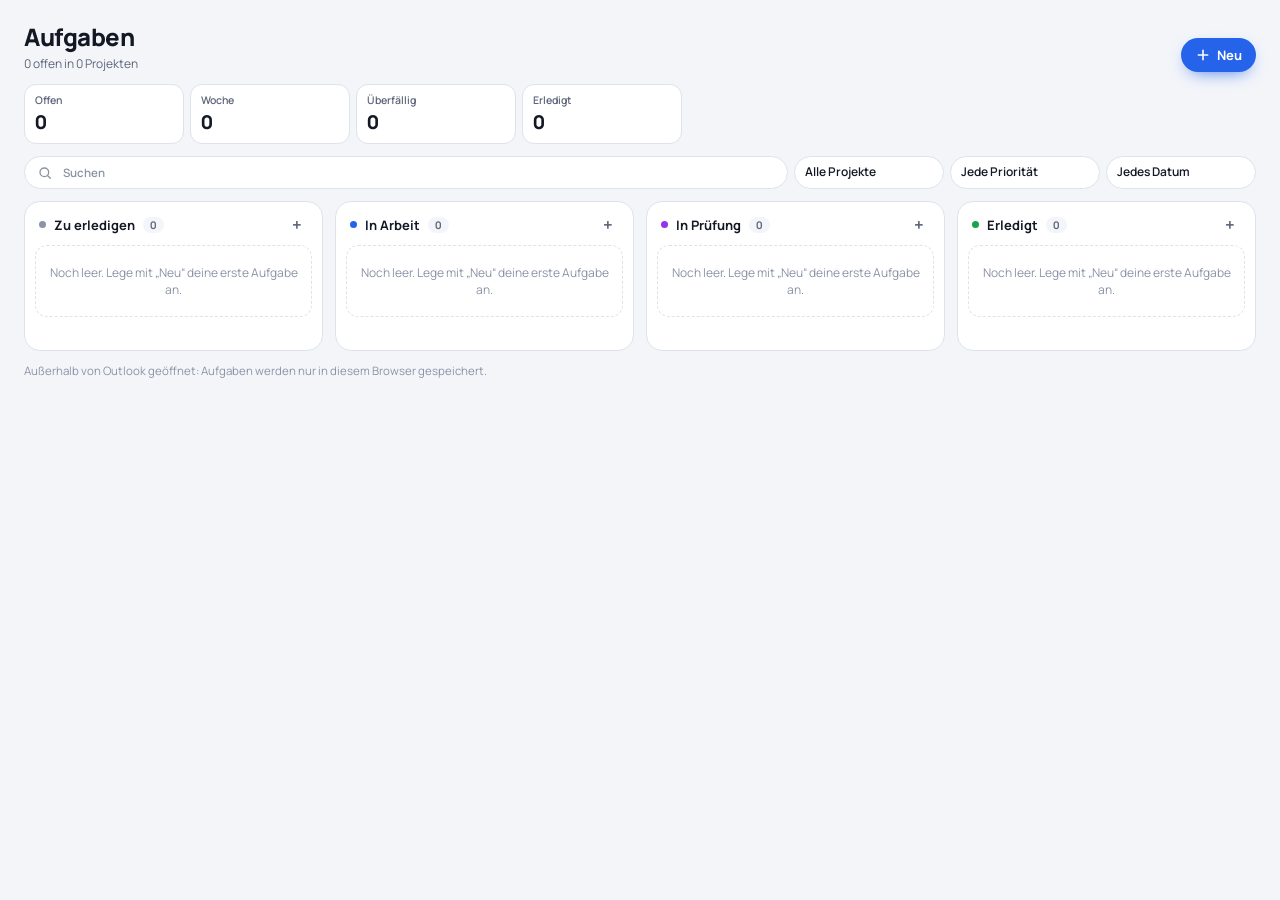
<file: docs/outlook/taskpane.html>
<!doctype html>
<html lang="de">
<head>
<meta charset="utf-8">
<meta name="viewport" content="width=device-width,initial-scale=1">
<title>Aufgaben-Board</title>
<script src="https://appsforoffice.microsoft.com/lib/1/hosted/office.js"></script>
<link rel="stylesheet" href="https://fonts.googleapis.com/css2?family=Manrope:wght@500;600;700;800&family=JetBrains+Mono:wght@500&display=swap">
<link rel="stylesheet" href="taskpane.css">
</head>
<body>
<div class="app">
  <header class="head">
    <div>
      <h1>Aufgaben</h1>
      <div class="sub" id="subline">Lade Aufgaben …</div>
    </div>
    <button class="btn-primary" id="newTask" aria-label="Neue Aufgabe"><svg viewBox="0 0 24 24" fill="none" stroke="currentColor" stroke-width="2.4" stroke-linecap="round"><path d="M12 5v14M5 12h14"/></svg><span>Neu</span></button>
  </header>

  <section class="mail" id="mailBox" hidden>
    <svg viewBox="0 0 24 24" fill="none" stroke="currentColor" stroke-width="2" stroke-linejoin="round"><rect x="3" y="5" width="18" height="14" rx="3"/><path d="M4 7l8 6 8-6"/></svg>
    <div class="mail-text"><span>Geöffnete E-Mail</span><b id="mailSubject"></b></div>
    <button class="btn" id="fromMail">Als Aufgabe</button>
  </section>

  <section class="stats" aria-label="Kennzahlen">
    <div class="stat"><span>Offen</span><b id="sOpen">0</b></div>
    <div class="stat"><span title="Fällig diese Woche">Woche</span><b id="sWeek">0</b></div>
    <div class="stat" id="sLateBox"><span>Überfällig</span><b id="sLate">0</b></div>
    <div class="stat"><span title="Erledigt in den letzten 7 Tagen">Erledigt</span><b id="sDone">0</b></div>
  </section>

  <section class="filters" aria-label="Filter">
    <label class="search" for="fText"><svg viewBox="0 0 24 24" fill="none" stroke="currentColor" stroke-width="2" stroke-linecap="round"><circle cx="11" cy="11" r="6.5"/><path d="M20 20l-4-4"/></svg><input id="fText" type="search" placeholder="Suchen"></label>
    <div class="chip"><select id="fProject" aria-label="Projekt"><option value="">Alle Projekte</option></select></div>
    <div class="chip"><select id="fPrio" aria-label="Priorität"><option value="">Jede Priorität</option><option value="urgent">Dringend</option><option value="high">Hoch</option><option value="normal">Normal</option></select></div>
    <div class="chip"><select id="fDue" aria-label="Fälligkeit"><option value="">Jedes Datum</option><option value="today">Heute</option><option value="week">Diese Woche</option><option value="late">Überfällig</option></select></div>
  </section>

  <nav class="tabs" id="tabs" aria-label="Spalten"></nav>
  <section id="board" class="board" aria-label="Board"></section>
  <p class="note" id="note"></p>
</div>

<dialog id="dlg">
  <form class="form" id="form" method="dialog">
    <h2 id="dlgTitle">Neue Aufgabe</h2>
    <label>Titel<input id="tTitle" required maxlength="140" placeholder="z. B. Angebot an Kunde schicken"></label>
    <div class="row2">
      <label>Projekt<input id="tProject" list="projList" maxlength="40" placeholder="z. B. Büro"></label>
      <label>Person (Kürzel)<input id="tWho" maxlength="3" placeholder="JA"></label>
    </div>
    <datalist id="projList"></datalist>
    <div class="row2">
      <label>Status<select id="tStatus"></select></label>
      <label>Priorität<select id="tPrio"><option value="normal">Normal</option><option value="high">Hoch</option><option value="urgent">Dringend</option></select></label>
    </div>
    <div class="row2">
      <label>Fällig am<input id="tDue" type="date"></label>
      <label>Teilschritte (erledigt / gesamt)
        <span class="pair"><input id="tSubDone" type="number" min="0" max="99" placeholder="0" aria-label="Erledigte Teilschritte"><input id="tSubTotal" type="number" min="0" max="99" placeholder="0" aria-label="Teilschritte gesamt"></span>
      </label>
    </div>
    <p class="linked" id="tMail" hidden></p>
    <div class="form-actions">
      <button type="button" class="btn danger" id="tDelete" hidden>Löschen</button>
      <button type="button" class="btn" id="tCancel">Abbrechen</button>
      <button type="submit" class="btn-primary" id="tSave">Speichern</button>
    </div>
  </form>
</dialog>

<script src="taskpane.js"></script>
</body>
</html>
</file>
<file: docs/outlook/taskpane.css>
/* Schmale Outlook-Seitenleiste: eine Spalte per Reiter. Ab 760px Breite alle Spalten nebeneinander. */
:root{
  --bg:#0d0f14; --panel:#14171f; --card:#1a1e28; --card-hi:#202533;
  --line:#262b38; --fg:#e9ecf3; --muted:#8a91a3; --faint:#5b6275;
  --accent:#3b82f6; --accent-ink:#fff;
  --urgent:#f0566a; --high:#f59e0b; --ok:#22c55e; --review:#a855f7;
  --font:"Manrope",ui-sans-serif,system-ui,-apple-system,"Segoe UI",sans-serif;
  --mono:"JetBrains Mono",ui-monospace,SFMono-Regular,Menlo,Consolas,monospace;
  --r:12px;
  color-scheme:dark;
}
/* Helles Outlook-Design: wird per JS aus dem Office-Theme gesetzt (data-theme), sonst Systemeinstellung */
@media (prefers-color-scheme: light){:root:not([data-theme="dark"]){
  --bg:#f3f5f9; --panel:#ffffff; --card:#ffffff; --card-hi:#f3f5fa;
  --line:#dde2ec; --fg:#141824; --muted:#5d6579; --faint:#8b93a6;
  --accent:#2563eb; --urgent:#dc2f45; --high:#c27406; --ok:#16a34a; --review:#9333ea;
  color-scheme:light}}
:root[data-theme="light"]{
  --bg:#f3f5f9; --panel:#ffffff; --card:#ffffff; --card-hi:#f3f5fa;
  --line:#dde2ec; --fg:#141824; --muted:#5d6579; --faint:#8b93a6;
  --accent:#2563eb; --urgent:#dc2f45; --high:#c27406; --ok:#16a34a; --review:#9333ea;
  color-scheme:light}

*{box-sizing:border-box}
html,body{margin:0;min-height:100%}
body{background:var(--bg);color:var(--fg);font-family:var(--font);font-size:13px;-webkit-font-smoothing:antialiased}
button,input,select{font:inherit;color:inherit}
button{cursor:pointer}
[hidden]{display:none!important}
:focus-visible{outline:2px solid var(--accent);outline-offset:2px}
svg{width:16px;height:16px;flex:none}

.app{display:flex;flex-direction:column;gap:12px;padding:14px 12px 20px}
.head{display:flex;align-items:flex-end;justify-content:space-between;gap:10px}
h1{margin:0;font-size:24px;font-weight:800;letter-spacing:-.02em}
.sub{color:var(--muted);margin-top:2px;font-size:12px}
.btn-primary{border:0;background:var(--accent);color:var(--accent-ink);font-weight:700;padding:8px 14px;border-radius:999px;display:flex;gap:6px;align-items:center;box-shadow:0 6px 18px -8px var(--accent)}
.btn{border:1px solid var(--line);background:var(--card);padding:7px 12px;border-radius:999px;font-weight:600;white-space:nowrap}
.btn:hover{background:var(--card-hi)}

.mail{display:flex;align-items:center;gap:10px;background:color-mix(in srgb,var(--accent) 10%,var(--panel));border:1px solid color-mix(in srgb,var(--accent) 35%,var(--line));border-radius:var(--r);padding:10px 12px;color:var(--accent)}
.mail-text{flex:1;min-width:0;display:grid;color:var(--fg)}
.mail-text span{font-size:11px;color:var(--muted);font-weight:600}
.mail-text b{white-space:nowrap;overflow:hidden;text-overflow:ellipsis}

.stats{display:grid;grid-template-columns:repeat(4,minmax(0,1fr));gap:6px}
.stat{background:var(--panel);border:1px solid var(--line);border-radius:var(--r);padding:8px 10px;min-width:0}
.stat span{display:block;color:var(--muted);font-size:10.5px;font-weight:600;white-space:nowrap;overflow:hidden;text-overflow:ellipsis}
.stat b{display:block;font-size:19px;font-weight:800;margin-top:2px;font-variant-numeric:tabular-nums}
.stat.warn b{color:var(--urgent)}

.filters{display:flex;flex-wrap:wrap;gap:6px}
.search{flex:1 1 100%;display:flex;align-items:center;gap:8px;padding:7px 12px;color:var(--faint);background:var(--panel);border:1px solid var(--line);border-radius:999px}
.search input{flex:1;min-width:0;border:0;background:none;outline:none;color:var(--fg)}
.search input::placeholder{color:var(--faint)}
.chip{flex:1 1 0;min-width:0;border:1px solid var(--line);background:var(--panel);border-radius:999px;padding:5px 10px}
.chip select{appearance:none;-webkit-appearance:none;border:0;background:none;font-weight:600;font-size:12px;width:100%;cursor:pointer;outline:none}
.chip select option{background:var(--card);color:var(--fg)}
.chip.on{border-color:var(--accent);color:var(--accent)}

.tabs{display:grid;grid-template-columns:repeat(4,minmax(0,1fr));gap:4px;background:var(--panel);border:1px solid var(--line);border-radius:999px;padding:3px}
.tabs button{border:0;background:none;border-radius:999px;padding:6px 2px;font-weight:700;font-size:11.5px;color:var(--muted);display:flex;align-items:center;justify-content:center;gap:4px;min-width:0}
.tabs button span.lbl{white-space:nowrap;overflow:hidden;text-overflow:ellipsis}
.tabs button.on{background:var(--card-hi);color:var(--fg)}
.dot{width:7px;height:7px;border-radius:50%;background:var(--c);flex:none}
.count{font-size:10.5px;color:var(--muted);background:var(--card-hi);border-radius:999px;padding:1px 7px;font-variant-numeric:tabular-nums}
.tabs .count{background:none;padding:0}

.board{display:grid;gap:12px}
.col{display:flex;flex-direction:column;gap:8px}
.col:not(.active){display:none}
.col-h{display:none;align-items:center;gap:8px;padding:2px 4px;font-weight:700}
.col-h .add{margin-left:auto;border:0;background:none;color:var(--muted);font-size:17px;line-height:1;padding:2px 6px;border-radius:6px}
.empty{color:var(--faint);font-size:12px;text-align:center;padding:18px 8px;border:1px dashed var(--line);border-radius:var(--r)}
.col-foot{display:flex;justify-content:center}
.col-foot button{border:0;background:none;color:var(--muted);font-size:12px;text-decoration:underline;text-underline-offset:3px}

.card{background:var(--card);border:1px solid var(--line);border-radius:var(--r);padding:11px;display:flex;flex-direction:column;gap:9px;cursor:pointer}
.card:hover{background:var(--card-hi)}
.card.dragging{opacity:.4}
.tags{display:flex;gap:5px;flex-wrap:wrap}
.tag{display:inline-flex;align-items:center;gap:5px;font-size:10.5px;font-weight:700;padding:3px 8px;border-radius:999px;background:color-mix(in srgb,var(--c) 16%,transparent);color:color-mix(in srgb,var(--c) 70%,var(--fg));max-width:160px;white-space:nowrap;overflow:hidden;text-overflow:ellipsis}
.tag.urgent{--c:var(--urgent)} .tag.high{--c:var(--high)}
.tag svg{width:10px;height:10px}
.title{font-weight:700;font-size:13.5px;line-height:1.35;display:flex;gap:8px}
.card.done .title{color:var(--muted)}
.check{flex:none;width:17px;height:17px;border-radius:50%;background:var(--accent);display:grid;place-items:center;margin-top:1px}
.check svg{width:10px;height:10px;color:#fff}
.prog{display:flex;align-items:center;gap:8px;font-size:10.5px;color:var(--muted);font-family:var(--mono)}
.bar{flex:1;height:4px;border-radius:4px;background:var(--line);overflow:hidden}
.bar i{display:block;height:100%;background:var(--c);border-radius:4px}
.meta{display:flex;align-items:center;gap:10px;font-size:11.5px;color:var(--muted)}
.meta > span{display:flex;gap:4px;align-items:center}
.meta svg{width:12px;height:12px}
.meta .today{color:var(--accent);font-weight:700}
.meta .late{color:var(--urgent);font-weight:700}
.meta .right{margin-left:auto;display:flex;gap:6px;align-items:center}
.mini{border:1px solid var(--line);background:none;border-radius:999px;height:24px;min-width:24px;padding:0 6px;display:grid;place-items:center;color:var(--muted)}
.mini:hover{color:var(--fg);background:var(--card-hi)}
.mini svg{width:13px;height:13px}
.avatar{width:22px;height:22px;border-radius:50%;display:grid;place-items:center;font-size:9.5px;font-weight:800;color:#fff;background:var(--c)}

.note{font-size:11.5px;color:var(--faint);margin:0}

dialog{border:1px solid var(--line);background:var(--panel);color:var(--fg);border-radius:16px;padding:0;width:calc(100vw - 24px);max-width:460px}
dialog::backdrop{background:rgba(5,7,12,.6)}
.form{display:grid;gap:10px;padding:16px}
.form h2{margin:0 0 2px;font-size:17px}
.row2{display:grid;grid-template-columns:1fr 1fr;gap:8px}
label{display:grid;gap:4px;font-size:11.5px;font-weight:600;color:var(--muted)}
.form input,.form select{background:var(--card);border:1px solid var(--line);border-radius:9px;padding:8px 9px;width:100%;min-width:0}
.pair{display:flex;gap:6px}
.linked{margin:0;font-size:12px;color:var(--muted);display:flex;gap:6px;align-items:center}
.form-actions{display:flex;gap:6px;justify-content:flex-end;margin-top:2px;flex-wrap:wrap}
.btn.danger{color:var(--urgent);margin-right:auto}
.btn.danger.armed{background:var(--urgent);color:#fff;border-color:var(--urgent)}

/* Breit (z. B. im Browser geöffnet oder Seitenleiste aufgezogen): klassisches Kanban */
@media (min-width:760px){
  .app{padding:20px 24px}
  .stats{grid-template-columns:repeat(4,minmax(0,160px))}
  .search{flex:1 1 220px}
  .chip{flex:0 0 auto;min-width:150px}
  .tabs{display:none}
  .board{grid-auto-flow:column;grid-auto-columns:minmax(240px,1fr);align-items:start;overflow-x:auto}
  .col,.col:not(.active){display:flex;background:var(--panel);border:1px solid var(--line);border-radius:16px;padding:10px;min-height:150px}
  .col.drop{border-color:var(--accent)}
  .col-h{display:flex}
}
@media (prefers-reduced-motion:reduce){*{transition:none!important}}
</file>
